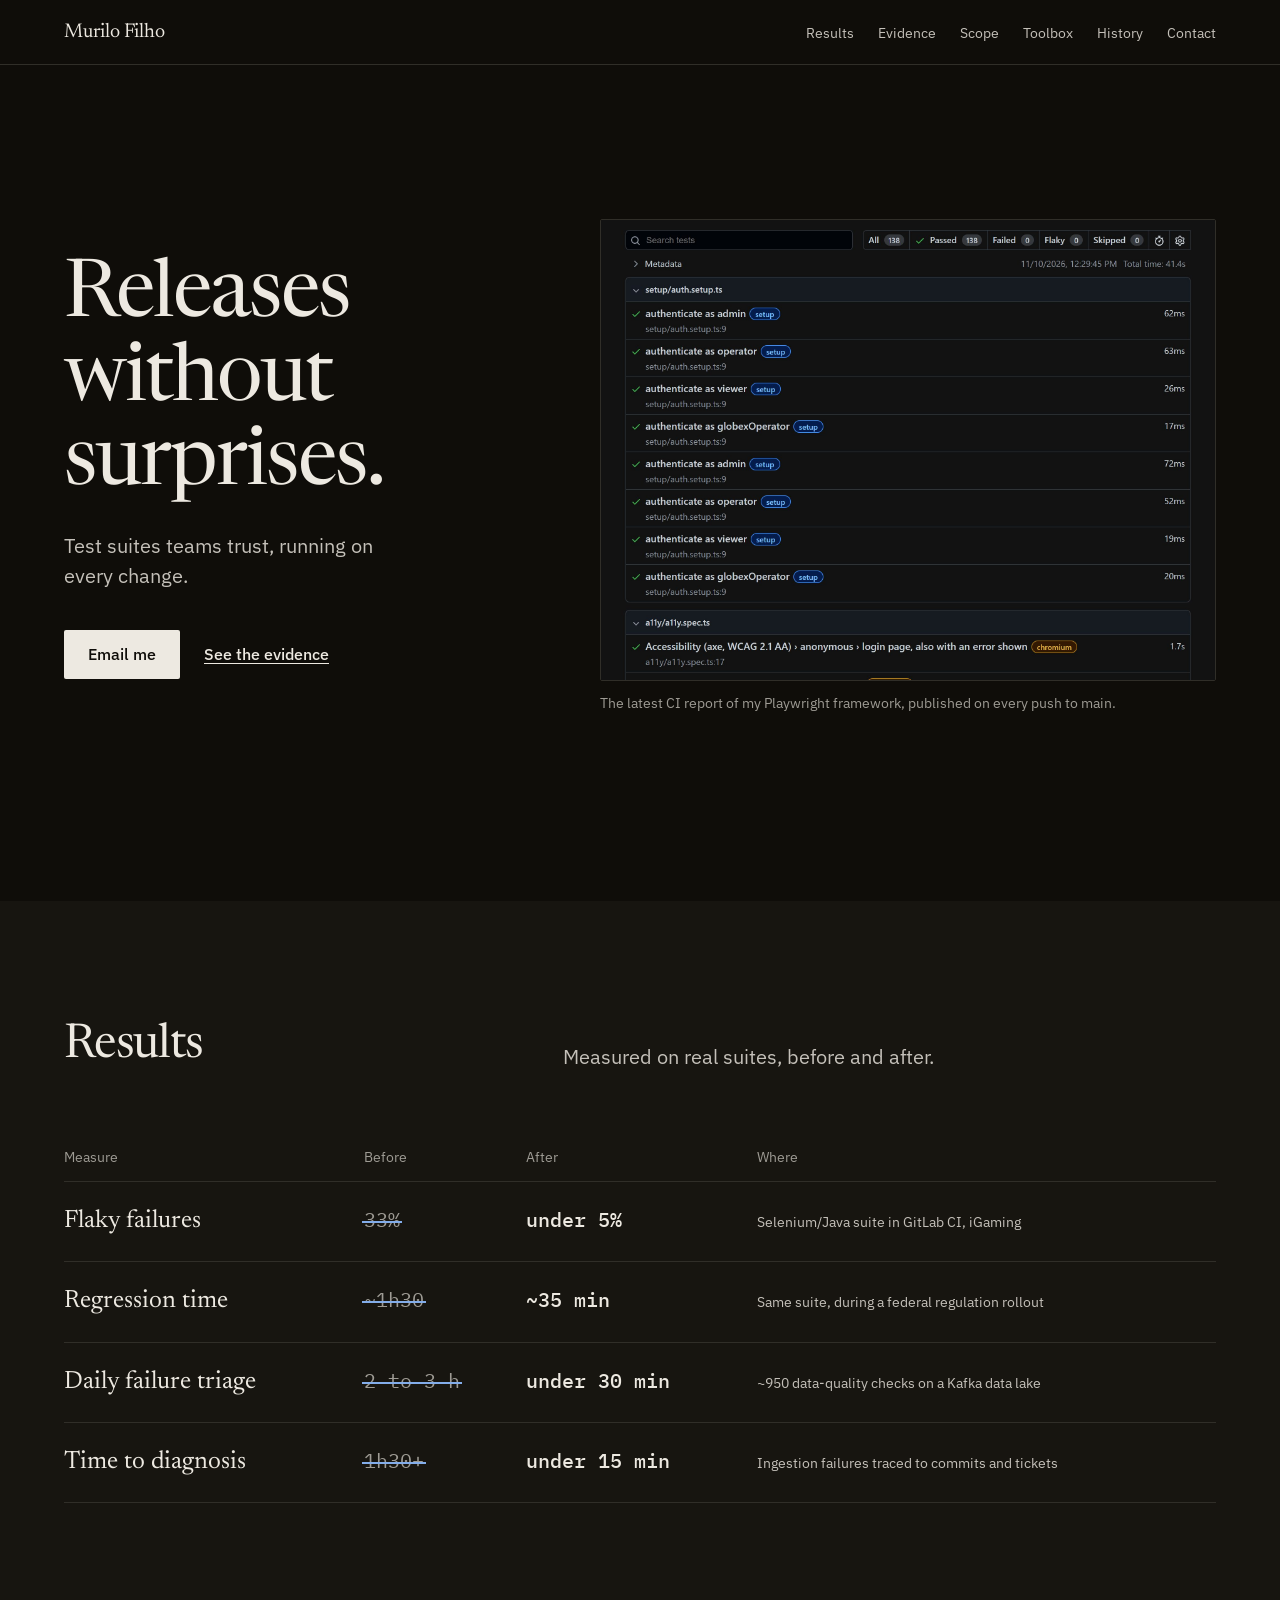
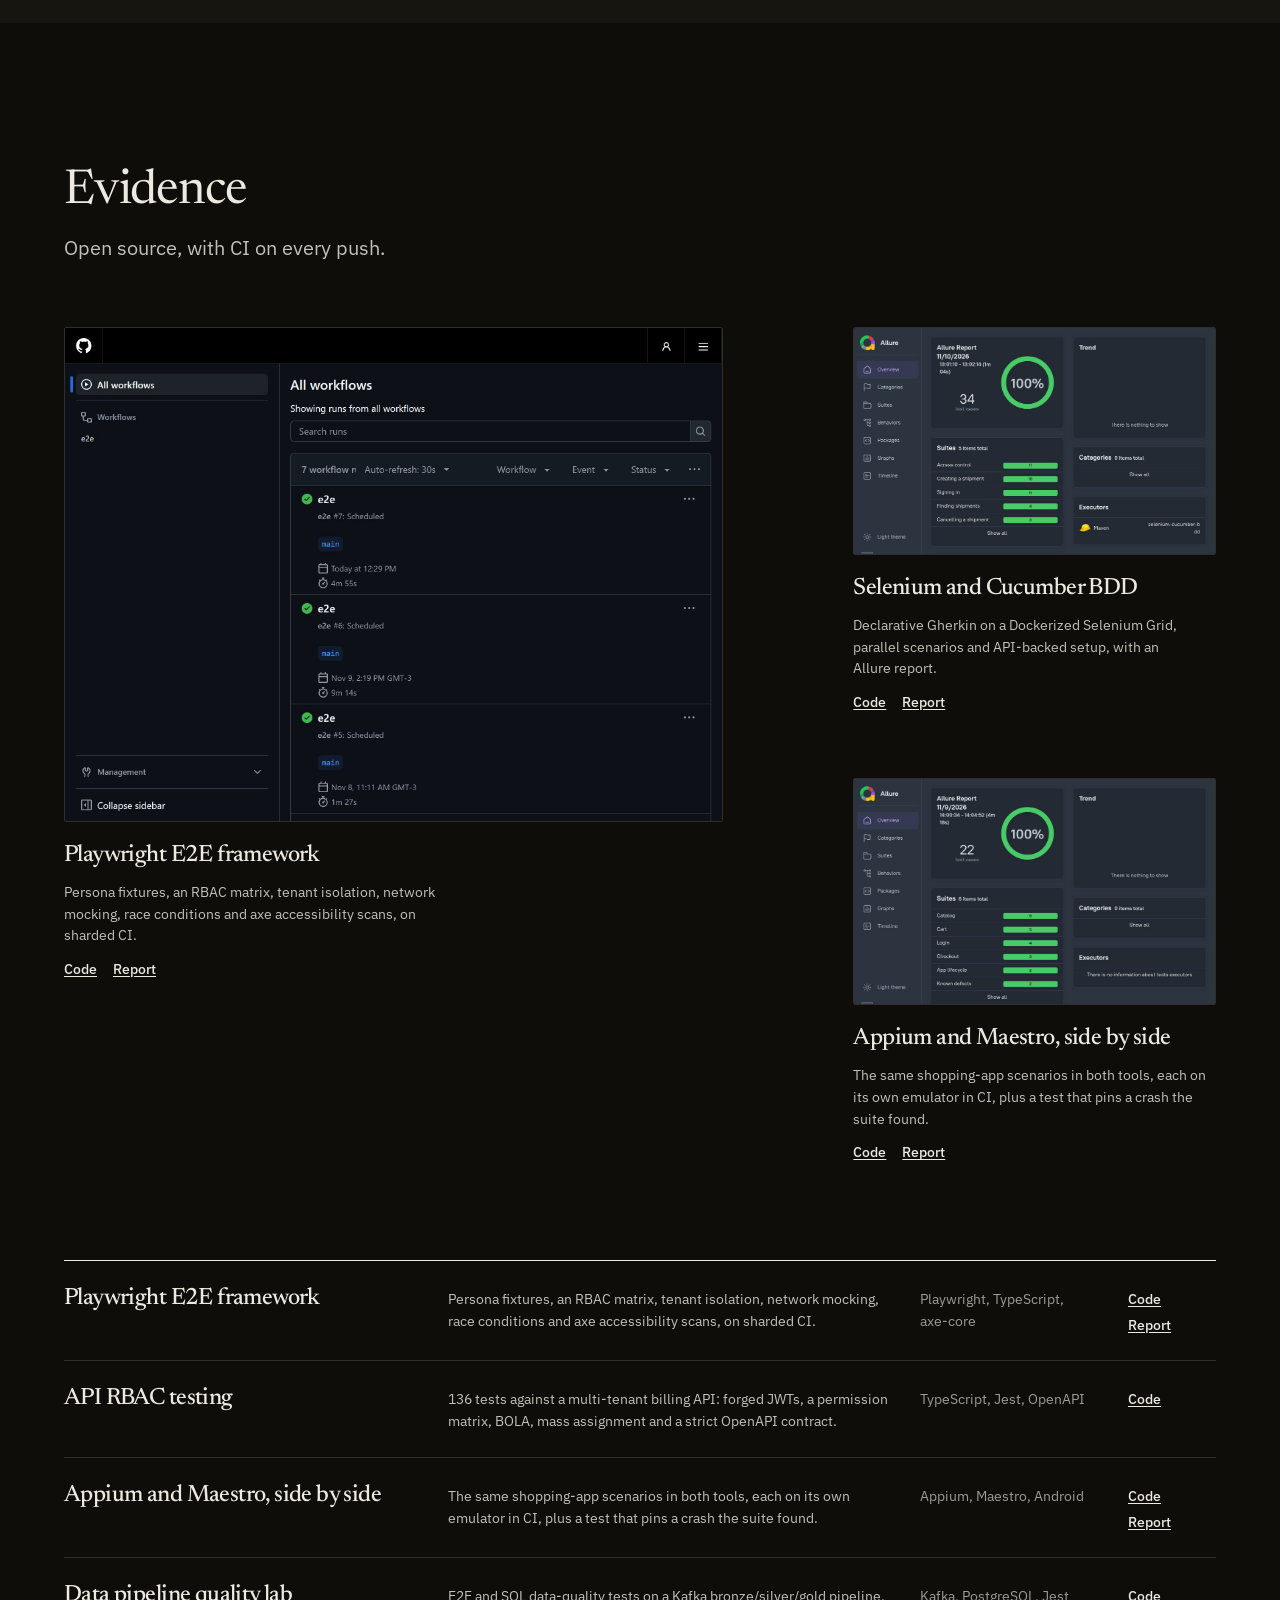
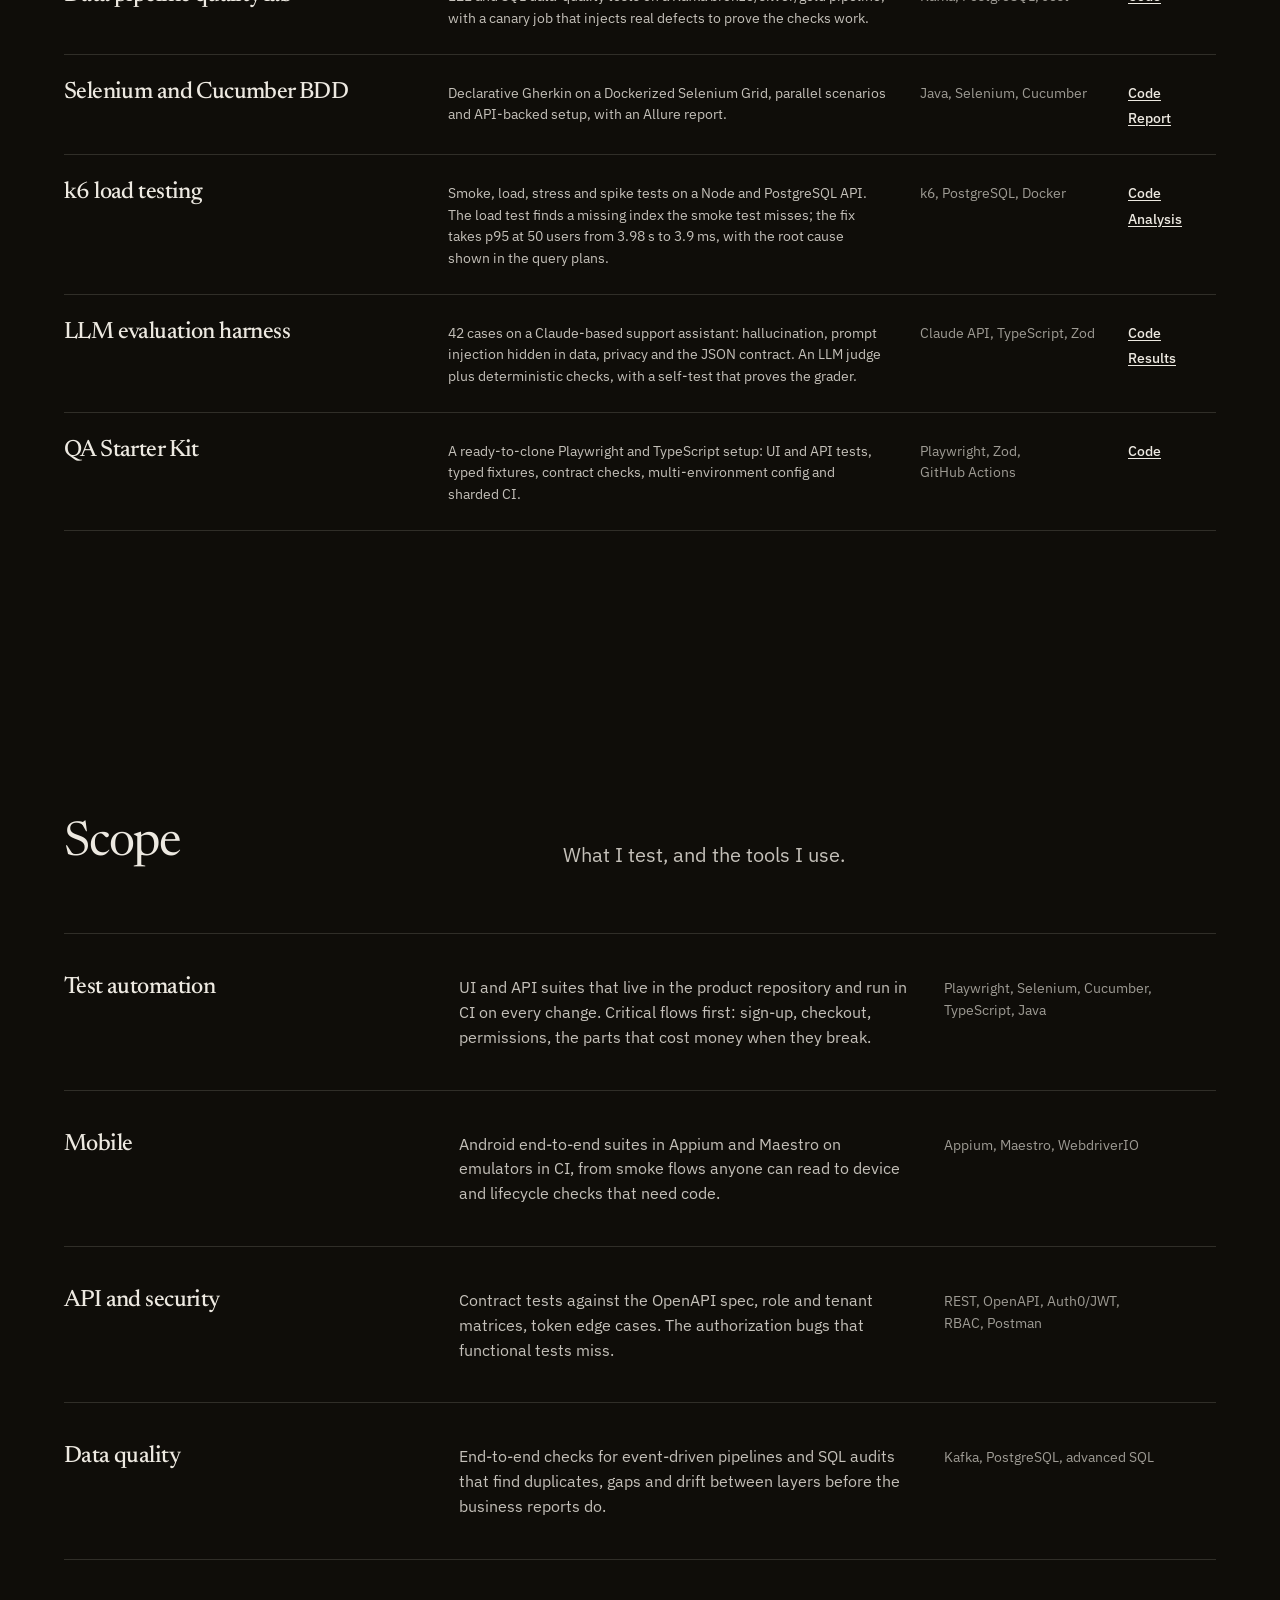
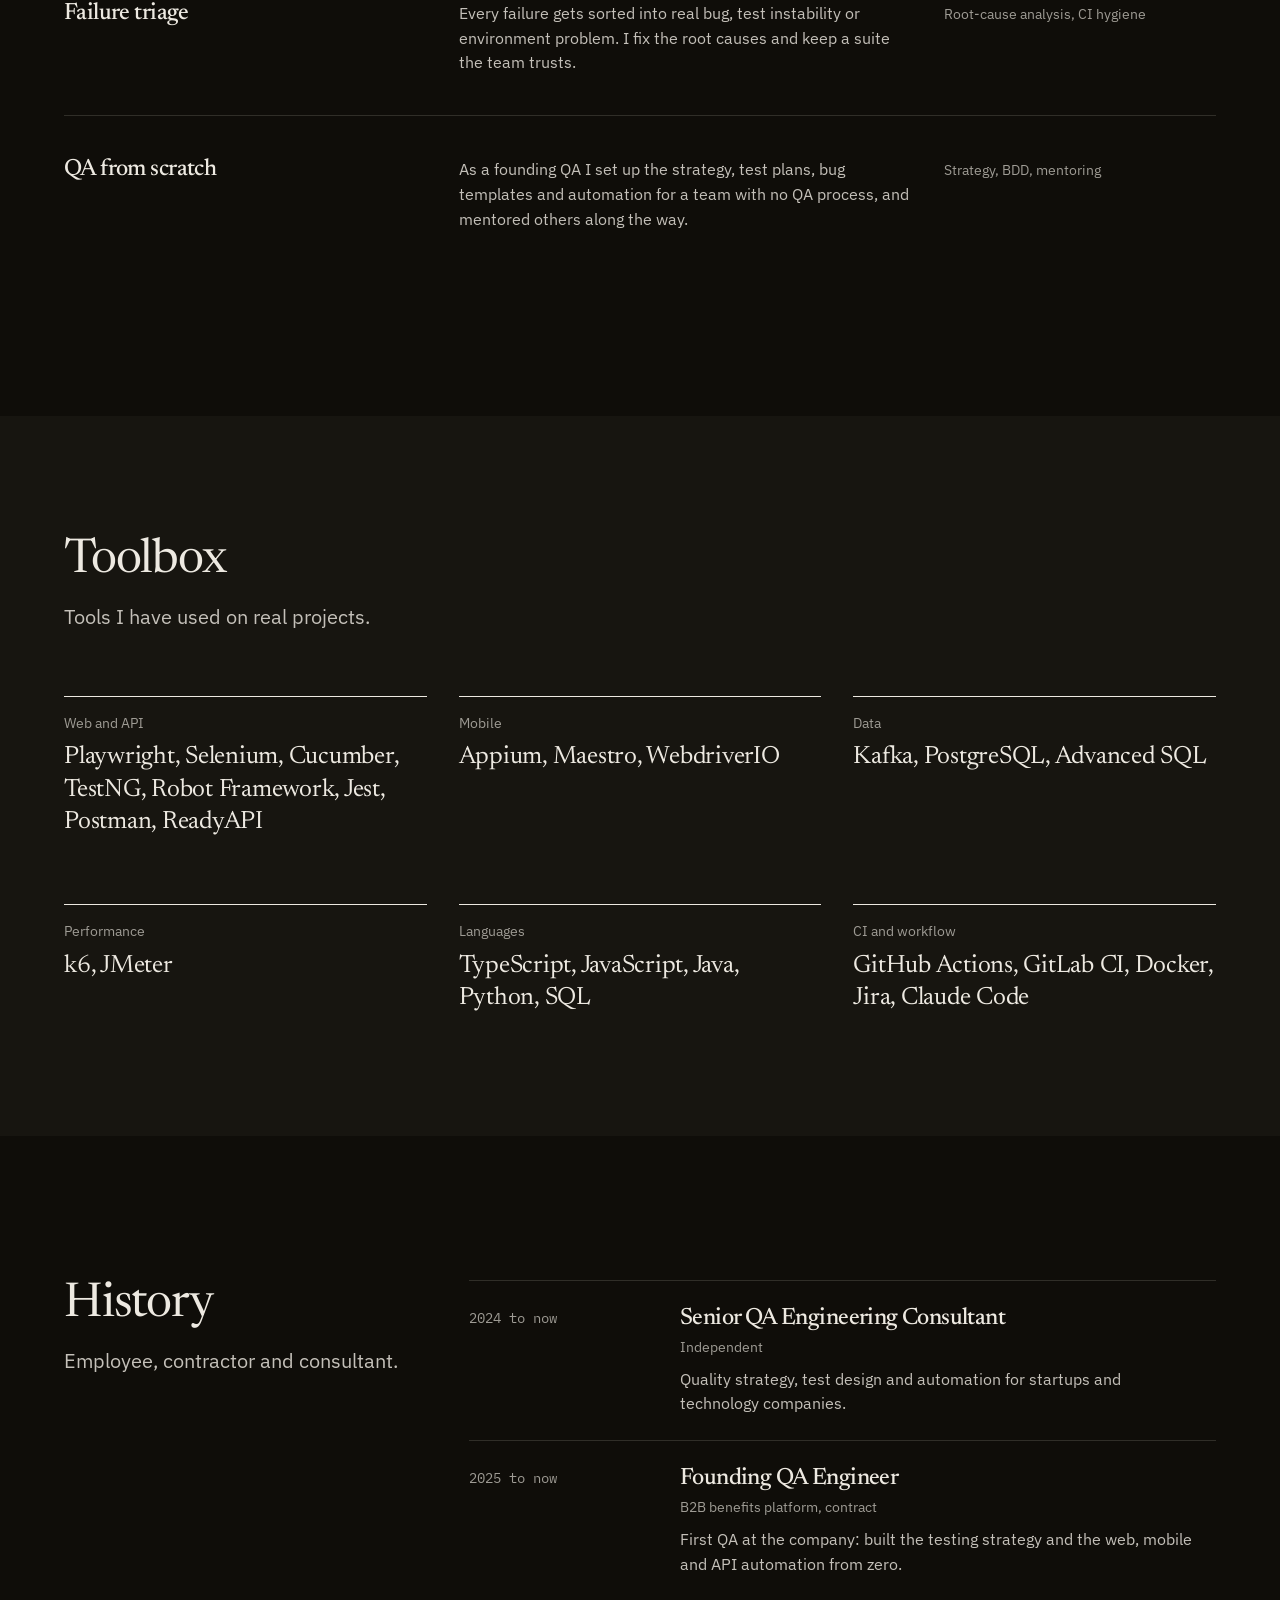
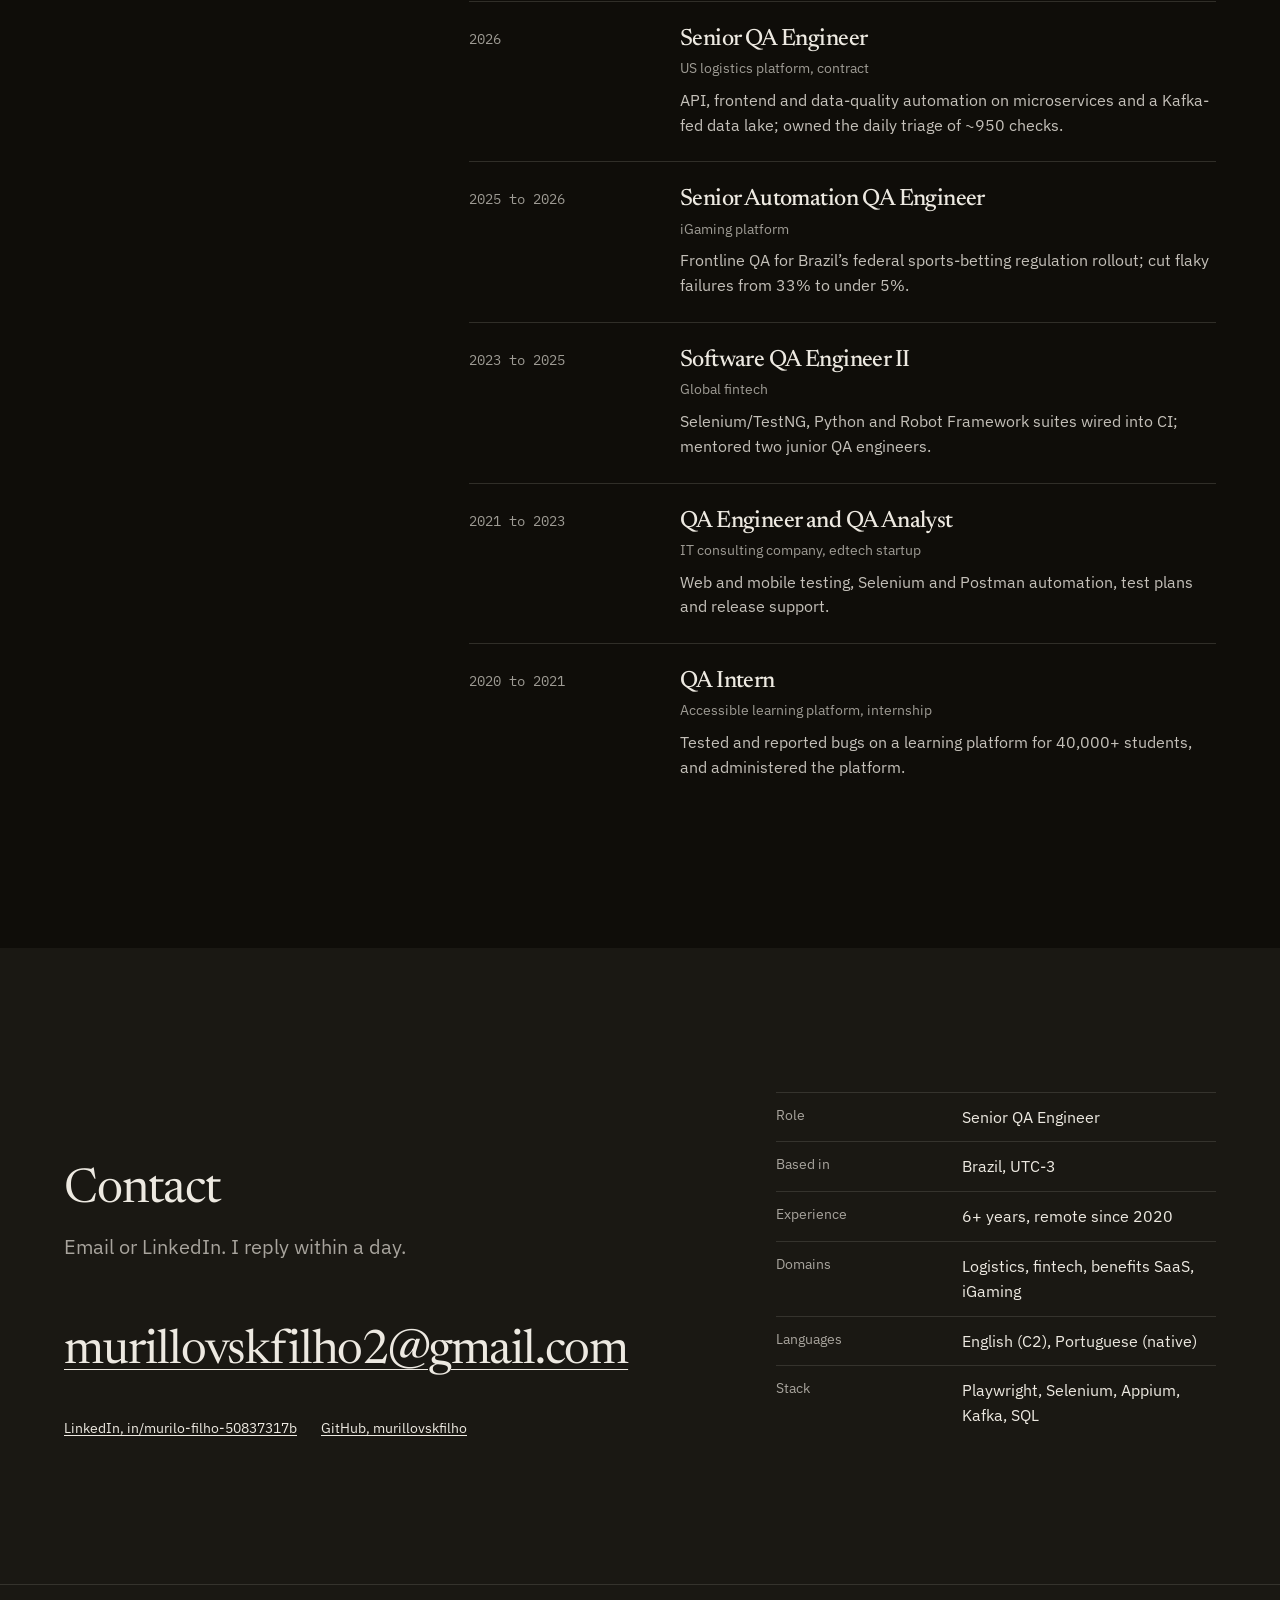
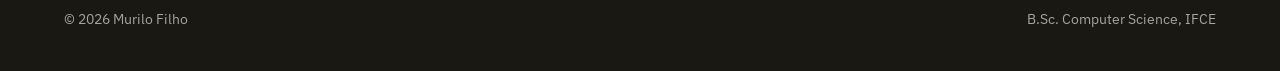
<file: index.html>
<!doctype html>
<html lang="en">
<head>
  <meta charset="utf-8">
  <meta name="viewport" content="width=device-width, initial-scale=1">
  <title>Murilo Filho, Senior QA Engineer</title>
  <meta name="description" content="Senior QA Engineer with 6+ years in test automation, API and data-quality testing. Playwright, Appium, Maestro, Selenium, Kafka and PostgreSQL. Remote from Brazil, working with US and European teams.">
  <meta name="author" content="Murilo Filho">
  <link rel="canonical" href="https://murillovskfilho.github.io/">
  <meta property="og:type" content="website">
  <meta property="og:title" content="Murilo Filho, Senior QA Engineer">
  <meta property="og:description" content="Test automation, API and data-quality testing for teams that ship every day.">
  <meta property="og:url" content="https://murillovskfilho.github.io/">
  <meta property="og:image" content="https://murillovskfilho.github.io/assets/og-image-dark.png">
  <meta property="og:image:width" content="1200">
  <meta property="og:image:height" content="630">
  <meta name="twitter:card" content="summary_large_image">
  <meta name="theme-color" content="#151513">
  <meta name="color-scheme" content="dark">
  <link rel="icon" href="assets/favicon.svg" type="image/svg+xml">
  <link rel="preconnect" href="https://fonts.googleapis.com">
  <link rel="preconnect" href="https://fonts.gstatic.com" crossorigin>
  <link rel="stylesheet" href="https://fonts.googleapis.com/css2?family=IBM+Plex+Mono:wght@400;500&family=IBM+Plex+Sans:wght@400;500;600&family=Newsreader:opsz,wght@6..72,400;6..72,500&display=swap">
  <link rel="stylesheet" href="assets/style.css?v=2026-11-18b">
  <script>document.documentElement.classList.add('js')</script>
</head>
<body>
  <a class="skip" href="#main">Skip to content</a>

  <header class="top">
    <div class="container top-inner">
      <a class="name" href="#top">Murilo Filho</a>
      <nav aria-label="Main">
        <ul>
          <li><a href="#results">Results</a></li>
          <li><a href="#evidence">Evidence</a></li>
          <li><a href="#scope">Scope</a></li>
          <li><a href="#toolbox">Toolbox</a></li>
          <li><a href="#history">History</a></li>
          <li><a href="#contact">Contact</a></li>
        </ul>
      </nav>
    </div>
  </header>

  <main id="main">
    <section class="hero" id="top">
      <div class="container hero-grid">
        <div class="hero-text">
          <h1>Releases without surprises.</h1>
          <p class="lead">Test suites teams trust, running on every change.</p>
          <p class="actions">
            <a class="button" href="mailto:murillovskfilho2@gmail.com">Email me</a>
            <a class="link" href="#evidence">See the evidence</a>
          </p>
        </div>
        <figure class="hero-shot">
          <a href="https://murillovskfilho.github.io/playwright-e2e-framework/">
            <img src="assets/img/report-playwright.jpg" width="1960" height="1470" alt="The Playwright HTML report of playwright-e2e-framework, listing the test runs of the latest CI build">
          </a>
          <figcaption>The latest CI report of my Playwright framework, published on every push to main.</figcaption>
        </figure>
      </div>
    </section>

    <section class="results band" id="results">
      <div class="container">
        <header class="head split">
          <h2>Results</h2>
          <p class="lead">Measured on real suites, before and after.</p>
        </header>
        <div class="table-wrap" data-reveal>
          <table>
            <thead>
              <tr><th scope="col">Measure</th><th scope="col">Before</th><th scope="col">After</th><th scope="col">Where</th></tr>
            </thead>
            <tbody>
              <tr><th scope="row">Flaky failures</th><td class="was"><span>33%</span></td><td class="now">under 5%</td><td class="where">Selenium/Java suite in GitLab CI, iGaming</td></tr>
              <tr><th scope="row">Regression time</th><td class="was"><span>~1h30</span></td><td class="now">~35 min</td><td class="where">Same suite, during a federal regulation rollout</td></tr>
              <tr><th scope="row">Daily failure triage</th><td class="was"><span>2 to 3 h</span></td><td class="now">under 30 min</td><td class="where">~950 data-quality checks on a Kafka data lake</td></tr>
              <tr><th scope="row">Time to diagnosis</th><td class="was"><span>1h30+</span></td><td class="now">under 15 min</td><td class="where">Ingestion failures traced to commits and tickets</td></tr>
            </tbody>
          </table>
        </div>
      </div>
    </section>

    <section class="evidence" id="evidence">
      <div class="container">
        <header class="head">
          <h2>Evidence</h2>
          <p class="lead">Open source, with CI on every push.</p>
        </header>

        <div class="shots">
          <article class="shot shot-lead" data-reveal>
            <a class="shot-img" href="https://github.com/murillovskfilho/playwright-e2e-framework/actions"><img src="assets/img/ci-playwright.jpg" width="1960" height="1470" alt="GitHub Actions run history of playwright-e2e-framework: the e2e workflow passing on main, scheduled runs"></a>
            <h3>Playwright E2E framework</h3>
            <p>Persona fixtures, an RBAC matrix, tenant isolation, network mocking, race conditions and axe accessibility scans, on sharded CI.</p>
            <p class="refs"><a href="https://github.com/murillovskfilho/playwright-e2e-framework">Code</a> <a href="https://murillovskfilho.github.io/playwright-e2e-framework/">Report</a></p>
          </article>
          <article class="shot" data-reveal style="--i:1">
            <a class="shot-img" href="https://murillovskfilho.github.io/selenium-cucumber-bdd/"><img src="assets/img/report-allure.jpg" width="1960" height="1470" alt="Allure report overview of the Selenium and Cucumber suite"></a>
            <h3>Selenium and Cucumber BDD</h3>
            <p>Declarative Gherkin on a Dockerized Selenium Grid, parallel scenarios and API-backed setup, with an Allure report.</p>
            <p class="refs"><a href="https://github.com/murillovskfilho/selenium-cucumber-bdd">Code</a> <a href="https://murillovskfilho.github.io/selenium-cucumber-bdd/">Report</a></p>
          </article>
          <article class="shot" data-reveal style="--i:2">
            <a class="shot-img" href="https://murillovskfilho.github.io/mobile-e2e-appium-maestro/appium/"><img src="assets/img/report-mobile.jpg" width="1960" height="1470" alt="Allure report of the Appium suite on the Android emulator"></a>
            <h3>Appium and Maestro, side by side</h3>
            <p>The same shopping-app scenarios in both tools, each on its own emulator in CI, plus a test that pins a crash the suite found.</p>
            <p class="refs"><a href="https://github.com/murillovskfilho/mobile-e2e-appium-maestro">Code</a> <a href="https://murillovskfilho.github.io/mobile-e2e-appium-maestro/">Report</a></p>
          </article>
        </div>

        <ol class="index" data-reveal>
          <li>
            <h3>Playwright E2E framework</h3>
            <p>Persona fixtures, an RBAC matrix, tenant isolation, network mocking, race conditions and axe accessibility scans, on sharded CI.</p>
            <p class="tools">Playwright, TypeScript, axe-core</p>
            <p class="refs"><a href="https://github.com/murillovskfilho/playwright-e2e-framework">Code</a> <a href="https://murillovskfilho.github.io/playwright-e2e-framework/">Report</a></p>
          </li>
          <li>
            <h3>API RBAC testing</h3>
            <p>136 tests against a multi-tenant billing API: forged JWTs, a permission matrix, BOLA, mass assignment and a strict OpenAPI contract.</p>
            <p class="tools">TypeScript, Jest, OpenAPI</p>
            <p class="refs"><a href="https://github.com/murillovskfilho/api-rbac-testing">Code</a></p>
          </li>
          <li>
            <h3>Appium and Maestro, side by side</h3>
            <p>The same shopping-app scenarios in both tools, each on its own emulator in CI, plus a test that pins a crash the suite found.</p>
            <p class="tools">Appium, Maestro, Android</p>
            <p class="refs"><a href="https://github.com/murillovskfilho/mobile-e2e-appium-maestro">Code</a> <a href="https://murillovskfilho.github.io/mobile-e2e-appium-maestro/">Report</a></p>
          </li>
          <li>
            <h3>Data pipeline quality lab</h3>
            <p>E2E and SQL data-quality tests on a Kafka bronze/silver/gold pipeline, with a canary job that injects real defects to prove the checks work.</p>
            <p class="tools">Kafka, PostgreSQL, Jest</p>
            <p class="refs"><a href="https://github.com/murillovskfilho/data-pipeline-quality-lab">Code</a></p>
          </li>
          <li>
            <h3>Selenium and Cucumber BDD</h3>
            <p>Declarative Gherkin on a Dockerized Selenium Grid, parallel scenarios and API-backed setup, with an Allure report.</p>
            <p class="tools">Java, Selenium, Cucumber</p>
            <p class="refs"><a href="https://github.com/murillovskfilho/selenium-cucumber-bdd">Code</a> <a href="https://murillovskfilho.github.io/selenium-cucumber-bdd/">Report</a></p>
          </li>
          <li>
            <h3>k6 load testing</h3>
            <p>Smoke, load, stress and spike tests on a Node and PostgreSQL API. The load test finds a missing index the smoke test misses; the fix takes p95 at 50 users from 3.98 s to 3.9 ms, with the root cause shown in the query plans.</p>
            <p class="tools">k6, PostgreSQL, Docker</p>
            <p class="refs"><a href="https://github.com/murillovskfilho/k6-load-testing">Code</a> <a href="https://github.com/murillovskfilho/k6-load-testing#analysis">Analysis</a></p>
          </li>
          <li>
            <h3>LLM evaluation harness</h3>
            <p>42 cases on a Claude-based support assistant: hallucination, prompt injection hidden in data, privacy and the JSON contract. An LLM judge plus deterministic checks, with a self-test that proves the grader.</p>
            <p class="tools">Claude API, TypeScript, Zod</p>
            <p class="refs"><a href="https://github.com/murillovskfilho/llm-eval-harness">Code</a> <a href="https://github.com/murillovskfilho/llm-eval-harness/blob/main/evals/logistics-support/SUMMARY.md">Results</a></p>
          </li>
          <li>
            <h3>QA Starter Kit</h3>
            <p>A ready-to-clone Playwright and TypeScript setup: UI and API tests, typed fixtures, contract checks, multi-environment config and sharded CI.</p>
            <p class="tools">Playwright, Zod, GitHub Actions</p>
            <p class="refs"><a href="https://github.com/murillovskfilho/qa-starter-kit">Code</a></p>
          </li>
        </ol>
      </div>
    </section>

    <section class="scope" id="scope">
      <div class="container">
        <header class="head split">
          <h2>Scope</h2>
          <p class="lead">What I test, and the tools I use.</p>
        </header>
        <ol class="rows" data-reveal>
          <li><h3>Test automation</h3><p>UI and API suites that live in the product repository and run in CI on every change. Critical flows first: sign-up, checkout, permissions, the parts that cost money when they break.</p><p class="tools">Playwright, Selenium, Cucumber, TypeScript, Java</p></li>
          <li><h3>Mobile</h3><p>Android end-to-end suites in Appium and Maestro on emulators in CI, from smoke flows anyone can read to device and lifecycle checks that need code.</p><p class="tools">Appium, Maestro, WebdriverIO</p></li>
          <li><h3>API and security</h3><p>Contract tests against the OpenAPI spec, role and tenant matrices, token edge cases. The authorization bugs that functional tests miss.</p><p class="tools">REST, OpenAPI, Auth0/JWT, RBAC, Postman</p></li>
          <li><h3>Data quality</h3><p>End-to-end checks for event-driven pipelines and SQL audits that find duplicates, gaps and drift between layers before the business reports do.</p><p class="tools">Kafka, PostgreSQL, advanced SQL</p></li>
          <li><h3>Failure triage</h3><p>Every failure gets sorted into real bug, test instability or environment problem. I fix the root causes and keep a suite the team trusts.</p><p class="tools">Root-cause analysis, CI hygiene</p></li>
          <li><h3>QA from scratch</h3><p>As a founding QA I set up the strategy, test plans, bug templates and automation for a team with no QA process, and mentored others along the way.</p><p class="tools">Strategy, BDD, mentoring</p></li>
        </ol>
      </div>
    </section>

    <section class="toolbox band" id="toolbox">
      <div class="container">
        <header class="head">
          <h2>Toolbox</h2>
          <p class="lead">Tools I have used on real projects.</p>
        </header>
        <dl class="kit" data-reveal>
          <div><dt>Web and API</dt><dd>Playwright, Selenium, Cucumber, TestNG, Robot Framework, Jest, Postman, ReadyAPI</dd></div>
          <div><dt>Mobile</dt><dd>Appium, Maestro, WebdriverIO</dd></div>
          <div><dt>Data</dt><dd>Kafka, PostgreSQL, Advanced SQL</dd></div>
          <div><dt>Performance</dt><dd>k6, JMeter</dd></div>
          <div><dt>Languages</dt><dd>TypeScript, JavaScript, Java, Python, SQL</dd></div>
          <div><dt>CI and workflow</dt><dd>GitHub Actions, GitLab CI, Docker, Jira, Claude Code</dd></div>
        </dl>
      </div>
    </section>

    <section class="history" id="history">
      <div class="container history-grid">
        <header class="head">
          <h2>History</h2>
          <p class="lead">Employee, contractor and consultant.</p>
        </header>
        <ol class="log" data-reveal>
          <li><time>2024 to now</time><div><h3>Senior QA Engineering Consultant</h3><p class="org">Independent</p><p>Quality strategy, test design and automation for startups and technology companies.</p></div></li>
          <li><time>2025 to now</time><div><h3>Founding QA Engineer</h3><p class="org">B2B benefits platform, contract</p><p>First QA at the company: built the testing strategy and the web, mobile and API automation from zero.</p></div></li>
          <li><time>2026</time><div><h3>Senior QA Engineer</h3><p class="org">US logistics platform, contract</p><p>API, frontend and data-quality automation on microservices and a Kafka-fed data lake; owned the daily triage of ~950 checks.</p></div></li>
          <li><time>2025 to 2026</time><div><h3>Senior Automation QA Engineer</h3><p class="org">iGaming platform</p><p>Frontline QA for Brazil’s federal sports-betting regulation rollout; cut flaky failures from 33% to under 5%.</p></div></li>
          <li><time>2023 to 2025</time><div><h3>Software QA Engineer II</h3><p class="org">Global fintech</p><p>Selenium/TestNG, Python and Robot Framework suites wired into CI; mentored two junior QA engineers.</p></div></li>
          <li><time>2021 to 2023</time><div><h3>QA Engineer and QA Analyst</h3><p class="org">IT consulting company, edtech startup</p><p>Web and mobile testing, Selenium and Postman automation, test plans and release support.</p></div></li>
          <li><time>2020 to 2021</time><div><h3>QA Intern</h3><p class="org">Accessible learning platform, internship</p><p>Tested and reported bugs on a learning platform for 40,000+ students, and administered the platform.</p></div></li>
        </ol>
      </div>
    </section>

    <section class="contact" id="contact">
      <div class="container contact-grid">
        <div class="contact-main">
          <h2>Contact</h2>
          <p class="lead">Email or LinkedIn. I reply within a day.</p>
          <p class="mail"><a href="mailto:murillovskfilho2@gmail.com">murillovskfilho2@gmail.com</a></p>
          <p class="elsewhere"><a href="https://www.linkedin.com/in/murilo-filho-50837317b">LinkedIn, in/murilo-filho-50837317b</a> <a href="https://github.com/murillovskfilho">GitHub, murillovskfilho</a></p>
        </div>
        <dl class="facts" aria-label="Summary">
          <div><dt>Role</dt><dd>Senior QA Engineer</dd></div>
          <div><dt>Based in</dt><dd>Brazil, UTC-3</dd></div>
          <div><dt>Experience</dt><dd>6+ years, remote since 2020</dd></div>
          <div><dt>Domains</dt><dd>Logistics, fintech, benefits SaaS, iGaming</dd></div>
          <div><dt>Languages</dt><dd>English (C2), Portuguese (native)</dd></div>
          <div><dt>Stack</dt><dd>Playwright, Selenium, Appium, Kafka, SQL</dd></div>
        </dl>
      </div>
    </section>
  </main>

  <footer class="foot">
    <div class="container foot-inner">
      <p>© 2026 Murilo Filho</p>
      <p>B.Sc. Computer Science, IFCE</p>
    </div>
  </footer>

  <script>
    (() => {
      const items = document.querySelectorAll('[data-reveal]');
      if (!('IntersectionObserver' in window) || matchMedia('(prefers-reduced-motion: reduce)').matches) {
        items.forEach((el) => el.classList.add('is-seen'));
        return;
      }
      const io = new IntersectionObserver((entries) => entries.forEach((e) => {
        if (e.isIntersecting) { e.target.classList.add('is-seen'); io.unobserve(e.target); }
      }), { rootMargin: '0px 0px -8% 0px' });
      items.forEach((el) => io.observe(el));
    })();
  </script>
</body>
</html>
</file>
<file: assets/style.css>
/* Hallmark · shape: index-led portfolio, from Index-First · genre: editorial · theme: brand · redesign: full
 * paper: oklch(16% 0.009 85) · accent: oklch(74% 0.1 258), blue pencil · display: Newsreader · body: IBM Plex Sans · hero: Stage · nav: edge-aligned · footer: colophon · signature: the live Playwright CI report in the hero, and the old numbers struck through once the results table comes into view (time-based, never scroll-scrubbed)
 * axes: warm graphite/serif/blue pencil · posture: Stage · modes: dark only (the owner's brand) · contrast: pass · fold: pass · v2.0.0 */
/* Hallmark · answered F-weight · body stays at 400, Plex Sans 350 is not loaded and a synthetic weight would look worse */
/* Hallmark · pre-emit critique: P4 H4 E4 S4 R4 V4 · weakest: S, a QA portfolio is a crowded category; the page leads with the real CI report and the before/after table instead of a list of claims */
@import url("./tokens.css");
@import url("./base.css");

/* ---------- Brand tokens: dark only ---------- */
:root {
  --color-paper: oklch(16% 0.009 85);
  --color-paper-2: oklch(19.5% 0.01 85);
  --color-paper-3: oklch(23% 0.011 85);
  --color-ink: oklch(93.5% 0.011 85);
  --color-ink-2: oklch(81% 0.011 85);
  --color-muted: oklch(69% 0.011 85);
  --color-rule: oklch(30% 0.01 85);
  --color-accent: oklch(74% 0.1 258);
  --color-accent-ink: oklch(16% 0.009 85);
  --color-focus: oklch(74% 0.1 258);
  --color-band: oklch(21% 0.01 85);
  --color-band-ink: oklch(93.5% 0.011 85);
  --color-band-muted: oklch(72% 0.011 85);
  --color-band-rule: oklch(32% 0.01 85);
  --font-display: "Newsreader", ui-serif, Georgia, serif;
  --font-body: "IBM Plex Sans", ui-sans-serif, system-ui, sans-serif;
  --font-outlier: "IBM Plex Mono", ui-monospace, Consolas, monospace;
  --display-weight: 400;
  --tracking-display: -0.025em;
  --radius-card: 2px;
  --container: 1312px;
  --gutter: 64px;
  color-scheme: dark;
}

/* ---------- Base ---------- */
.container { max-width: calc(var(--container) + 2 * var(--gutter)); }
.skip { position: absolute; left: var(--space-md); top: calc(-1 * var(--space-2xl)); z-index: var(--z-toast); padding: var(--space-xs) var(--space-md); background: var(--color-ink); color: var(--color-paper); }
.skip:focus-visible { top: var(--space-sm); }
a { transition: color var(--dur-micro) var(--ease-out); }
a:hover { color: var(--color-accent); }
.lead { color: var(--color-ink-2); }

/* ---------- Nav ---------- */
.top { position: sticky; top: 0; z-index: var(--z-sticky-nav); background: var(--color-paper); border-bottom: var(--rule-hair) solid var(--color-rule); }
.top-inner { display: flex; align-items: center; justify-content: space-between; gap: var(--space-lg); min-height: 64px; }
.name { font: var(--display-weight) var(--text-lg)/1 var(--font-display); text-decoration: none; letter-spacing: -0.01em; }
.top ul { display: flex; gap: var(--space-lg); margin: 0; padding: 0; list-style: none; }
.top ul a { font-size: var(--text-sm); color: var(--color-ink-2); text-decoration: none; }
.top ul a:hover { color: var(--color-ink); text-decoration: underline; }
/* ---------- Hero (Stage) ---------- */
.hero { min-height: calc(100svh - 64px); display: grid; align-items: center; padding-block: var(--space-2xl) var(--space-3xl); }
.hero-grid { display: grid; grid-template-columns: minmax(0, 5fr) minmax(0, 7fr); gap: var(--space-3xl); align-items: center; }
.hero h1 { font-size: var(--text-display); max-width: 9ch; }
.hero .lead { margin-top: var(--space-lg); max-width: 26ch; }
.actions { display: flex; flex-wrap: wrap; align-items: center; gap: var(--space-lg); margin-top: var(--space-xl); }
.button { display: inline-block; padding: var(--space-sm) var(--space-lg); background: var(--color-ink); color: var(--color-paper); font-weight: 500; text-decoration: none; border-radius: var(--radius-card); transition: background-color var(--dur-micro) var(--ease-out), transform var(--dur-micro) var(--ease-out); }
.button:hover { background: var(--color-accent); color: var(--color-accent-ink); }
.button:active { transform: translateY(1px); }
.link { font-weight: 500; text-decoration: underline; }
.hero-shot { margin: 0; }
.hero-shot a { display: block; border: var(--rule-hair) solid var(--color-rule); border-radius: var(--radius-card); overflow: hidden; }
.hero-shot img { width: 100%; aspect-ratio: 4 / 3; object-fit: cover; object-position: top left; }
.hero-shot figcaption, .shot p, .index p { font-size: var(--text-sm); }
.hero-shot figcaption { margin-top: var(--space-sm); color: var(--color-muted); }

/* ---------- Sections ---------- */
section[id]:not(.hero) { padding-block: var(--section-gap); }
.band { background: var(--color-paper-2); color: var(--color-ink); padding-block: var(--section-gap-s) !important; }
.head { margin-bottom: var(--space-2xl); }
.head .lead { margin-top: var(--space-md); }
.head.split { display: grid; grid-template-columns: minmax(0, 5fr) minmax(0, 7fr); gap: var(--gap-columns); align-items: end; }
.head.split .lead { margin-top: 0; }
h3 { font-weight: 500; }
.tools { font-size: var(--text-sm); color: var(--color-muted); }
.refs { display: flex; gap: var(--space-md); font-size: var(--text-sm); }
.refs a { font-weight: 500; }

/* Results: table */
.results table { width: 100%; border-collapse: collapse; }
.results th, .results td { text-align: left; padding: var(--space-lg) var(--space-md) var(--space-lg) 0; border-bottom: var(--rule-hair) solid var(--color-rule); vertical-align: baseline; }
.results thead th { font-size: var(--text-sm); font-weight: 400; color: var(--color-muted); padding-block: var(--space-sm); }
.results tbody th { font: var(--display-weight) var(--text-xl)/1.25 var(--font-display); width: 26%; }
.results td.was, .results td.now { font: var(--text-lg)/1.3 var(--font-outlier); font-variant-numeric: tabular-nums; white-space: nowrap; }
.results td.was { color: var(--color-muted); }
.results td.was span { position: relative; display: inline-block; }
.results td.was span::after { content: ""; position: absolute; left: -2px; right: -2px; top: 54%; height: 2px; background: var(--color-accent); transform-origin: left center; }
.results td.none { font: var(--text-sm) var(--font-body); }
.results td.now { color: var(--color-ink); font-weight: 500; }
.results td.where { color: var(--color-ink-2); font-size: var(--text-sm); }

/* Evidence: bento of real reports, then an index */
.shots { display: grid; grid-template-columns: repeat(12, minmax(0, 1fr)); grid-template-rows: auto auto; gap: var(--space-2xl) var(--gap-columns); }
.shot { display: grid; align-content: start; gap: var(--space-sm); }
.shot-lead { grid-column: 1 / span 7; grid-row: 1 / span 2; }
.shot:not(.shot-lead) { grid-column: 9 / span 4; }
.shot-img { display: block; border: var(--rule-hair) solid var(--color-rule); border-radius: var(--radius-card); overflow: hidden; margin-bottom: var(--space-xs); }
.shot-img img { width: 100%; aspect-ratio: 16 / 10; object-fit: cover; object-position: top left; }
.shot-img { transition: border-color var(--dur-short) var(--ease-out); }
.shot-img:hover, .hero-shot a:hover { border-color: var(--color-accent); }
.shot-lead .shot-img img { aspect-ratio: 4 / 3; }
.shot p:not(.refs) { color: var(--color-ink-2); max-width: 52ch; }
.index { margin: var(--space-3xl) 0 0; padding: 0; list-style: none; border-top: var(--rule-hair) solid var(--color-ink); }
.index li { display: grid; grid-template-columns: minmax(0, 4fr) minmax(0, 5fr) minmax(0, 2fr) minmax(0, 1fr); gap: var(--gap-columns); padding-block: var(--space-lg); border-bottom: var(--rule-hair) solid var(--color-rule); align-items: baseline; }
.index p:not(.tools):not(.refs) { color: var(--color-ink-2); }
.index .refs { flex-direction: column; gap: var(--space-2xs); }

/* Scope: rows */
.rows { margin: 0; padding: 0; list-style: none; }
.rows li { display: grid; grid-template-columns: minmax(0, 4fr) minmax(0, 5fr) minmax(0, 3fr); gap: var(--gap-columns); padding-block: var(--space-xl); border-top: var(--rule-hair) solid var(--color-rule); align-items: baseline; }
.rows li p:not(.tools) { color: var(--color-ink-2); }

/* Toolbox: three across */
.kit { display: grid; grid-template-columns: repeat(3, minmax(0, 1fr)); gap: var(--space-2xl) var(--gap-columns); margin: 0; }
.kit div { border-top: var(--rule-hair) solid var(--color-ink); padding-top: var(--space-md); }
.kit dt { font-size: var(--text-sm); color: var(--color-muted); }
.kit dd { margin: var(--space-xs) 0 0; font: var(--display-weight) var(--text-xl)/1.3 var(--font-display); letter-spacing: -0.01em; }

/* History: head beside a timeline */
.history-grid { display: grid; grid-template-columns: minmax(0, 4fr) minmax(0, 8fr); gap: var(--gap-columns); align-items: start; }
.history .head { position: sticky; top: calc(64px + var(--space-xl)); }
.log { margin: 0; padding: 0; list-style: none; }
.log li { display: grid; grid-template-columns: minmax(0, 2fr) minmax(0, 6fr); gap: var(--gap-columns); padding-block: var(--space-lg); border-top: var(--rule-hair) solid var(--color-rule); }
.log time { font: var(--text-sm)/1.9 var(--font-outlier); font-variant-numeric: tabular-nums; color: var(--color-muted); }
.log .org { font-size: var(--text-sm); color: var(--color-muted); margin-top: var(--space-2xs); }
.log .org + p { margin-top: var(--space-xs); color: var(--color-ink-2); }

/* Contact: the close, on an ink band */
.contact { background: var(--color-band); color: var(--color-band-ink); }
.contact a:hover { color: var(--color-band-muted); }
.contact-grid { display: grid; grid-template-columns: minmax(0, 7fr) minmax(0, 5fr); gap: var(--space-3xl); align-items: end; }
.contact .lead { color: var(--color-band-muted); margin-top: var(--space-md); }
.mail { margin-top: var(--space-2xl); font: var(--display-weight) clamp(1.75rem, 3.4vw + 0.25rem, 3.25rem)/1.1 var(--font-display); letter-spacing: var(--tracking-display); overflow-wrap: anywhere; }
.mail a { text-decoration-thickness: 1px; text-underline-offset: 0.12em; }
.elsewhere { display: flex; flex-wrap: wrap; gap: var(--space-lg); margin-top: var(--space-xl); font-size: var(--text-sm); }
.facts { margin: 0; }
.facts div { display: grid; grid-template-columns: minmax(0, 2fr) minmax(0, 3fr); gap: var(--space-md); padding-block: var(--space-sm); border-top: var(--rule-hair) solid var(--color-band-rule); }
.facts dt { font-size: var(--text-sm); color: var(--color-band-muted); }
.facts dd { margin: 0; }

/* Footer: colophon */
.foot { background: var(--color-band); color: var(--color-band-muted); }
.foot-inner { display: flex; justify-content: space-between; gap: var(--space-md); padding-block: var(--space-lg) var(--space-xl); border-top: var(--rule-hair) solid var(--color-band-rule); font-size: var(--text-sm); }

/* ---------- Motion ---------- */
/* All motion is time-based: it plays on its own, never scrubbed by the scroll position.
   One curve (--ease-out), opacity and a short rise only. The finished page is the base state,
   so reduced motion, no script and no animation support all get the complete layout. */
:root { --dur-enter: 560ms; --stagger: 90ms; }

/* Load: the first screen composes itself once, top to bottom, with no scroll needed. */
@media (prefers-reduced-motion: no-preference) {
  .top-inner { animation: fade var(--dur-enter) var(--ease-out) both; }
  .hero-text > *, .hero-shot { animation: settle var(--dur-enter) var(--ease-out) both; animation-delay: var(--d, 0ms); }
  .hero-text > :nth-child(1) { --d: 80ms; }
  .hero-text > :nth-child(2) { --d: calc(80ms + var(--stagger)); }
  .hero-text > :nth-child(3) { --d: calc(80ms + 2 * var(--stagger)); }
  .hero-shot { --d: calc(80ms + 3 * var(--stagger)); }
  @keyframes settle { from { opacity: 0; transform: translateY(10px); } }
  @keyframes fade { from { opacity: 0; } }
}

/* Further down: each block plays one short timed entrance when it first comes into view
   (hidden only under the .js class, so the page is complete without script). */
@media (prefers-reduced-motion: no-preference) {
  .js [data-reveal] { opacity: 0; transform: translateY(10px); transition: opacity var(--dur-enter) var(--ease-out), transform var(--dur-enter) var(--ease-out); transition-delay: calc(var(--i, 0) * var(--stagger)); }
  .js [data-reveal].is-seen { opacity: 1; transform: none; }
}

/* Results: once the table has arrived, the blue pencil strikes the old numbers row by row.
   Lines drawn is the base state. */
@media (prefers-reduced-motion: no-preference) {
  .js .table-wrap.is-seen td.was span::after { animation: strike var(--dur-enter) var(--ease-out) both; animation-delay: calc(240ms + var(--row, 0) * var(--stagger)); }
  .results tbody tr:nth-child(2) { --row: 1; }
  .results tbody tr:nth-child(3) { --row: 2; }
  .results tbody tr:nth-child(4) { --row: 3; }
  @keyframes strike { from { transform: scaleX(0); } }
}

/* ---------- Responsive ---------- */
@media (max-width: 60rem) {
  .top ul { display: none; }
  .hero { min-height: 0; }
  .hero-grid, .head.split, .contact-grid, .history-grid { grid-template-columns: minmax(0, 1fr); gap: var(--space-xl); }
  .head.split .lead { margin-top: var(--space-md); }
  .history .head { position: static; }
  .shots { grid-template-columns: minmax(0, 1fr); }
  .shot-lead, .shot:not(.shot-lead) { grid-column: auto; grid-row: auto; }
  .index li, .rows li { grid-template-columns: minmax(0, 1fr); gap: var(--space-xs); }
  .index .refs { flex-direction: row; gap: var(--space-md); }
  .kit { grid-template-columns: repeat(2, minmax(0, 1fr)); }
}
@media (max-width: 40rem) {
  .kit { grid-template-columns: minmax(0, 1fr); }
  .mail { font-size: 1.375rem; }
  .log li { grid-template-columns: minmax(0, 1fr); gap: var(--space-2xs); }
  .facts div { grid-template-columns: minmax(0, 1fr); gap: var(--space-2xs); }
  .foot-inner { flex-direction: column; gap: var(--space-2xs); }
  .results thead { display: none; }
  .results table, .results tbody, .results tr, .results th, .results td { display: block; width: auto; }
  .results tr { padding-block: var(--space-md); border-bottom: var(--rule-hair) solid var(--color-rule); }
  .results th, .results td { padding: 0; border: 0; white-space: normal; }
  .results tbody th { margin-bottom: var(--space-xs); width: auto; }
  .results td.was, .results td.now { display: inline-block; margin-right: var(--space-md); }
  .results td.where { margin-top: var(--space-xs); }
}
</file>
